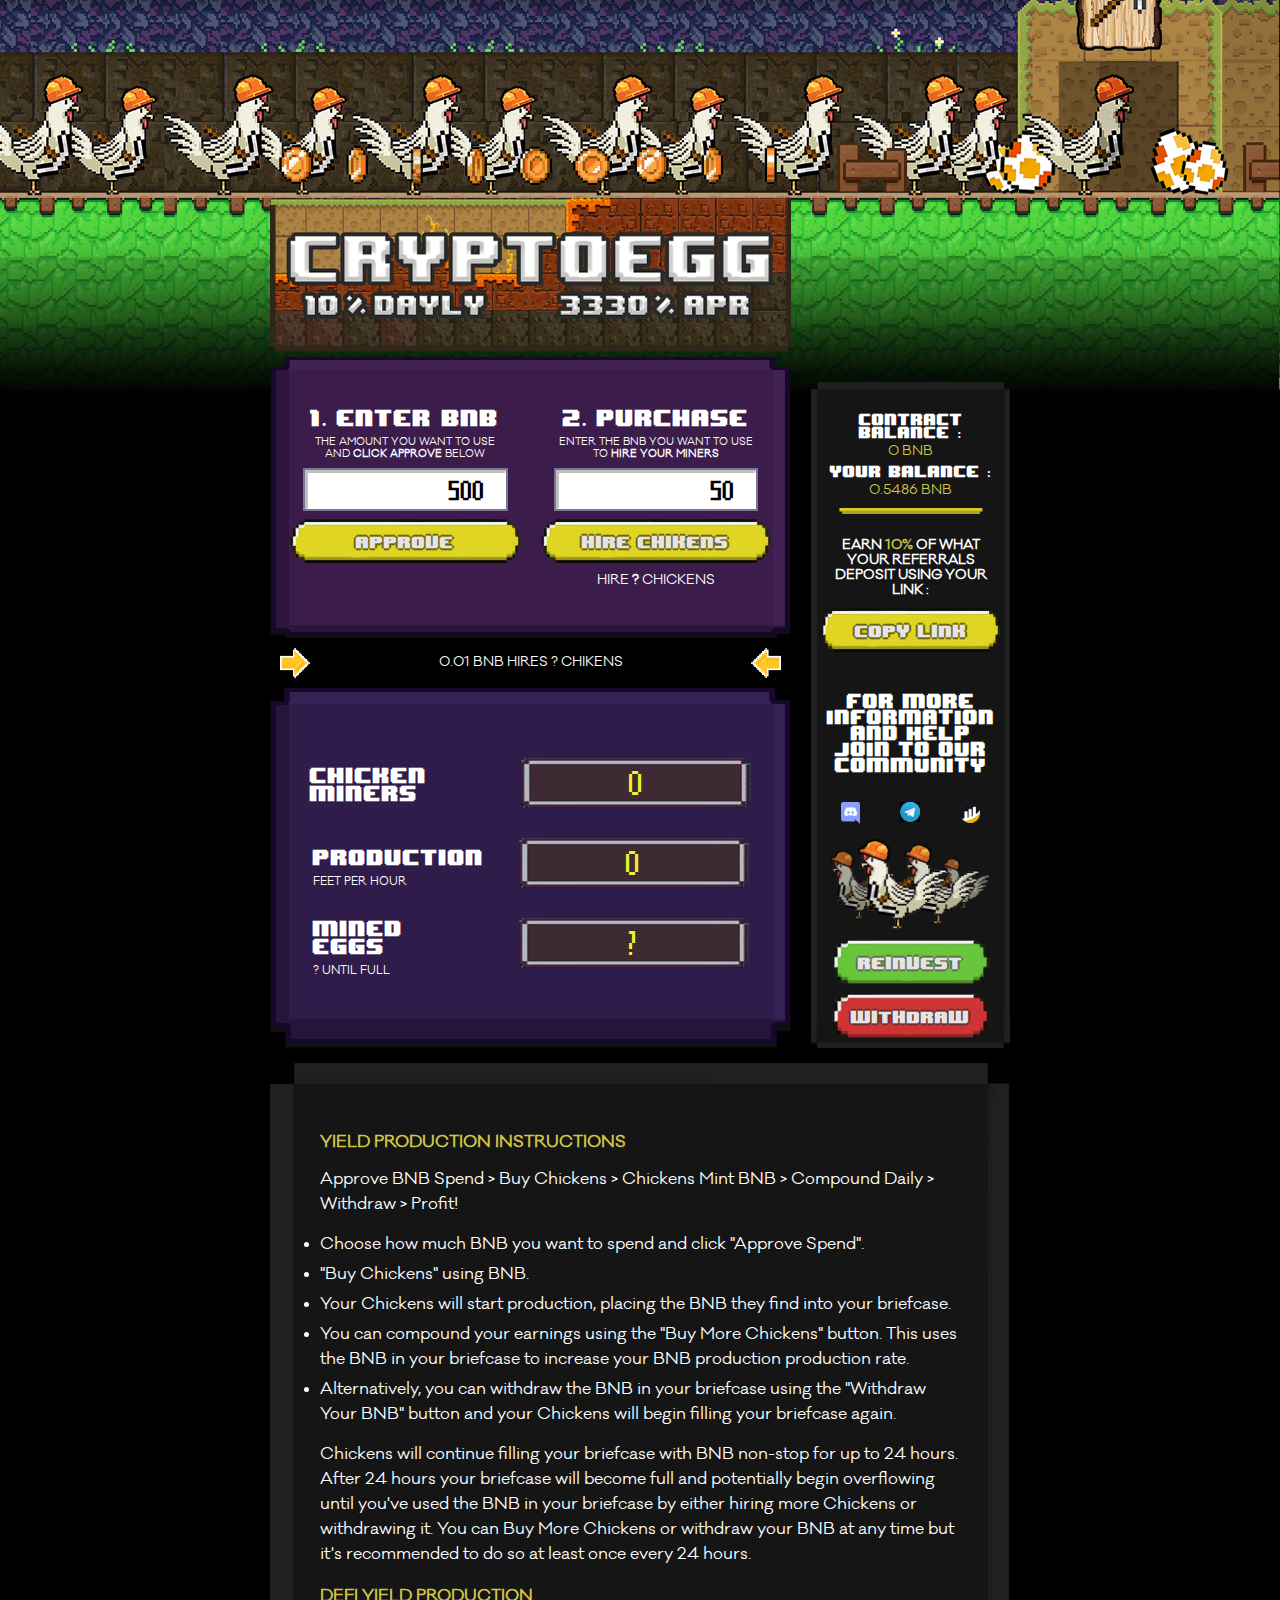
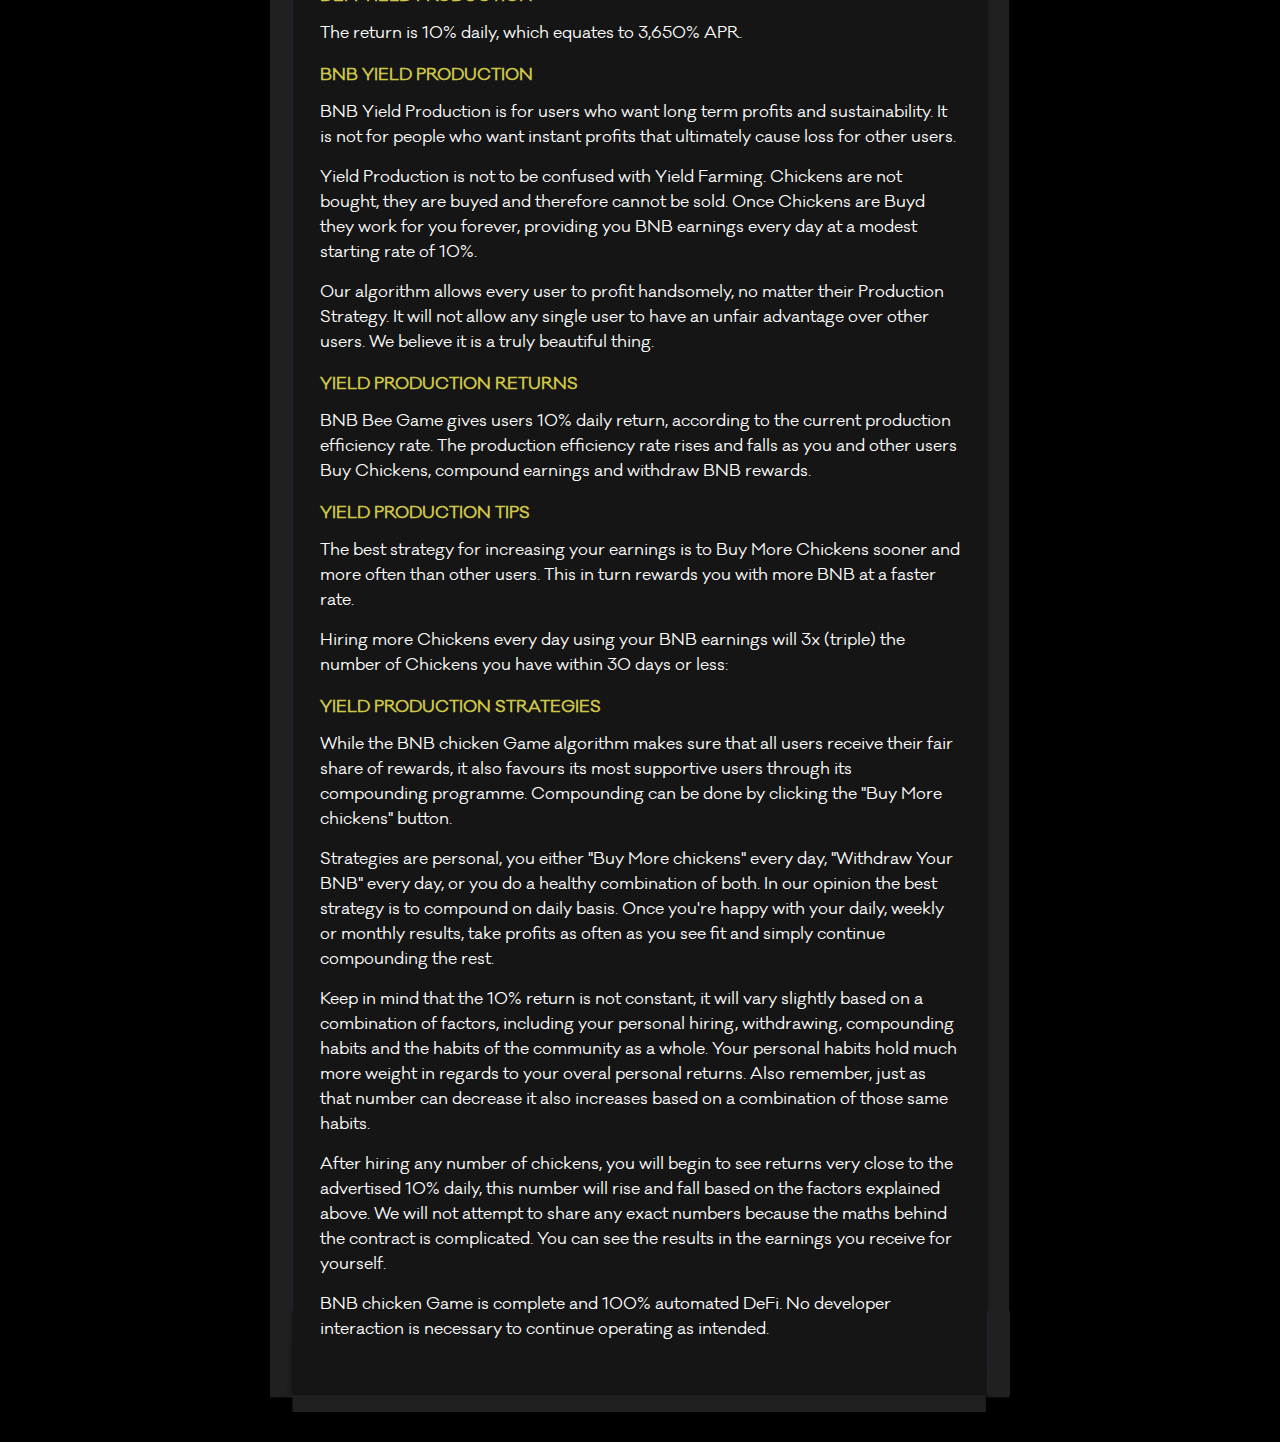
<file: index.htm>
﻿<!DOCTYPE html>
<html lang="en">


<head>
	<meta charset="utf-8">
	<meta content="IE=edge" http-equiv="X-UA-Compatible">
	<meta content="width=device-width, initial-scale=1" name="viewport">
	<meta content="Hire Miners to earn CAKE" name="description">
	<meta name="image" content="miner-og-image.png">
	<!-- opengraph image -->
	<meta property="og:image" content="miner-og-image.png">
	<meta property="og:title" content="CAKE MINER">
	<meta property="og:type" content="website">
	<meta property="og:description" content="Hire Miners to earn CAKE">
	<meta property="og:url" content="index.html">
	<!-- Twitter meta -->
	<meta name="twitter:card" content="summary_large_image">
	<meta name="twitter:site" content="index.html">
	<meta name="twitter:title" content="CAKE MINER">
	<meta name="twitter:description" content="Hire Miners to earn CAKE">
	<meta name="twitter:image" content="miner-og-image.png">
	<!-- favicon files -->
	<!-- <link rel="icon" type="image/png" href="favicon-32x32.png" sizes="32x32" />
	<link rel="icon" type="image/png" href="favicon-16x16.png" sizes="16x16" /> -->
	<meta name="msapplication-TileColor" content="#2b5797">
	<meta name="theme-color" content="#ffffff">
	<title>CAKE MINER</title>

	<!-- styles -->
	<link rel="stylesheet" href="css/index.min.css" />
	<link rel="stylesheet" href="css/fonts.css">
</head>

<body>

    <div class="modal" id="myModal">
		<div class="modal-content">
		  <div id="modal-internal"></div>
		</div>
	  </div>
  
  
	  <div class="custom-container">
  
		  <div class="tab-content" id="myTabContent">
			<div
			  class="tab-pane fade active in"
			  role="tabpanel"
			  id="home"
			  aria-labelledby="bees-tab"
			>
  
  
			  <div class="content">
  
				  <div class="content-box">
					  <div class="banner">
						  <img src="images/banner.png" alt="banner">
					  </div>
	  
	  
					  <div class="spend-container purple-box">
						  <img src="images/bg-spend-mobile.png" alt="prductionbg" class="purple-box-bg">
	  
						  <div class="spend-input-continer">
							  <div class="spend-box-right">
  
								  <label for="approve">
									  <p class="step">1. Enter bnb</p>
									  <p class="desc">the amount you want to use <br/>and <b>click approve</b> below</p>
								  </label>
								<div class="spend-input">
		  
								  <input
									class="form-control"
									id="spend-allowance"
									name="approve"
									onchange=""
									step="1000"
									type="number"
									value="500"
								  />
								</div>
								
								<div class="button-container">
									<img src="images/button-yellow-mobile.png" alt="button-bg">
									<button
									  class="btn btn-lg btn-buy"
									  onclick="approve()"
									  role="button"
									>
									<span>Approve</span> 
									</button>
								</div>
								  
								<p id="spend-limit"></p>
							  </div>
	  
							  <div>
								  <label for="spend">
									<p class="step">2. purchase</p>
									<p class="desc">enter the bnb you want to use <br/>to <b>hire your miners</b></p>
									</label>
								  <div class="spend-input">
									<input
									  class="form-control"
									  id="eth-to-spend"
									  name="spend"
									  onchange="updateBuyPrice()"
									  step="100"
									  type="number"
									  value="50"
									/>
								  </div>
									<div class="button-container">
									<img src="images/button-yellow-mobile.png" alt="button-bg">
  
										<button
										class="btn btn-lg btn-buy"
										onclick="buyEggs2()"
										role="button"
										>
										<span>
											Hire chikens
										</span>
										</button>
									</div>
									<p class="chickens-counter">
										hire
										<span id="eggs-to-buy-2">?</span> 
										chickens
									</p>
									
							  </div>
						  </div>
	  
  
						</div>
	  
					  <div class="separator">
						  <img src="images/arrow-right.png" alt="arrow-right">
						  <p id="minibuy">
							  0.01 BNB HIRES ? CHIKENS
						  </p>
						  <img src="images/arrow-left.png" alt="arrow-lef">
					  </div>
	  
					<div class="production-produced-container purple-box">
						<img src="images/bg-purple-box-mobile.png" alt="prductionbg" class="purple-box-bg">
	  
					  <div class="bees-tally-container">
						  <div>
							  <h2 class="tally-text">
								  chicken miners
							  </h2>
						  </div>
						  <div class="number-container">
							  <img src="images/bg-number.png" alt="bgnumber">
							  <span class="num-miners">0</span>
						  </div>
					  </div>

					  <div class="bees-tally-container">
						  <div>
							  <h2 class="tally-text">
								  production
							  </h2>
							  <p>feet per hour</p>
						  </div>
						  <div class="number-container">
							  <img src="images/bg-number.png" alt="bgnumber">
							  <span id="production-rate">0</span>
						  </div>
					  </div>
	  
						<div class="custom-row">
						  <div class="dm-container-right bees-tally-container">
							  <div>
								  <h2 class="tally-text">mined eggs</h2>
								  <p><span id="until-full">?</span> until full</p>
							  </div>
  
							<div class="number-container">
							  <img src="images/bg-number.png" alt="bgnumber">
							  <span id="sell-price">?</span>
							</div>
						  </div>
						</div>
	  
	  
					</div>
				  </div>
  
  
				  <div class="content-box">
					  <img src="images/bg-left.png" alt="bg-left" class="bg-left">
					  <div class="other-button-container">
						  <img src="images/chickens.png" alt="chickens" class="buttons-chickens">
						  <div class="button-container green">
							  <button
								class="btn btn-lg btn-hatch"
								onclick="hatchEggs1()"
								role="button"
							  >
								reinvest
							  </button>
						  </div>
  
						  <div class="button-container red">
							  <button
								class="btn btn-lg btn-sell"
								onclick="sellEggs(displayTransactionMessage); document.getElementById('sellprice')"
								role="button"
							  >
								Withdraw
							  </button>
						  </div>
						</div>
  
						<div class="info-box">
						  <div class="altcolor contract">
							  <p>Contract balance : <br/><span><span id="contract-balance">0</span> bnb</span></p>
							  <p>Your balance : <br/><span><span id="user-balance">0.5486</span> bnb</span> </p>
						  </div>
  
						  <div class="referals">
							  <p>
								  earn <span>10%</span> of what your referrals deposit using your link :
							  </p>
							  <div class="button-container">
								<img src="images/button-yellow-mobile.png" alt="button-bg">
								<button
								  class="btn btn-lg btn-buy"
								  onclick="coypyreferal()"
								  role="button"
								>
								<span id="referalText">copy link</span> 
								</button>
							</div>
						  </div>
  
						  <div class="social">
							  <h2>
								  for more information and help join to our community
							  </h2>
							  <div class="social-icons">
								  <a href=""><img src="images/discord.png" alt=""></a>
								  <a href=""><img src="images/telegram.png" alt=""></a>
								  <a href=""><img src="images/bscan.png" alt=""></a>
							  </div>
						  </div>
						</div>
		  
				  </div>
			  </div>
  
			  <footer class="footer">
				<img src="images/bg-left.png" alt="bg-left" class="bg-left">

				  <div class="instruction">
					  <p class="title">
						  Yield Production Instructions
					  </p>
					  <div class="details">
						  <p>Approve BNB Spend > Buy Chickens > Chickens Mint BNB > Compound Daily > Withdraw > Profit!</p>
						  <ul>
							  <li>Choose how much BNB you want to spend and click "Approve Spend".</li>
							  <li>"Buy Chickens" using BNB.</li>
							  <li>Your Chickens will start production, placing the BNB they find into your briefcase.</li>
							  <li>You can compound your earnings using the "Buy More Chickens" button. This uses the BNB in your briefcase to increase your BNB production production rate.</li>
							  <li>Alternatively, you can withdraw the BNB in your briefcase using the "Withdraw Your BNB" button and your Chickens will begin filling your briefcase again.</li>
						  </ul>
						  <p>Chickens will continue filling your briefcase with BNB non-stop for up to 24 hours. After 24 hours your briefcase will become full and potentially begin overflowing until you've used the BNB in your briefcase by either hiring more Chickens or withdrawing it. You can Buy More Chickens or withdraw your BNB at any time but it's recommended to do so at least once every 24 hours.</p>
					  </div>
				  </div>
  
				  <div class="instruction">
					  <p class="title">
						  DeFi Yield Production
					  </p>
					  <div class="details">
						  <p>The return is 10% daily, which equates to 3,650% APR.</p>
					  </div>
				  </div>
  
				  <div class="instruction">
					  <p class="title">
						  BNB Yield Production
					  </p>
					  <div class="details">
						  <p>
							  BNB Yield Production is for users who want long term profits and sustainability. It is not for people who want instant profits that ultimately cause loss for other users.
						  </p>
						  <p>
							  Yield Production is not to be confused with Yield Farming. Chickens are not bought, they are buyed and therefore cannot be sold. Once Chickens are Buyd they work for you forever, providing you BNB earnings every day at a modest starting rate of 10%.
						  </p>
						  <p>
							  Our algorithm allows every user to profit handsomely, no matter their Production Strategy. It will not allow any single user to have an unfair advantage over other users. We believe it is a truly beautiful thing.
						  </p>
					  </div>
				  </div>
  
				  <div class="instruction">
					  <p class="title">Yield Production Returns</p>
					  <div class="details">
						  <p>
							  BNB Bee Game gives users 10% daily return, according to the current production efficiency rate. The production efficiency rate rises and falls as you and other users Buy Chickens, compound earnings and withdraw BNB rewards.
						  </p>
					  </div>
				  </div>
  
				  <div class="instruction">
					  <p class="title">
						  Yield Production Tips
					  </p>
					  <div class="details">
						  <p>
							  The best strategy for increasing your earnings is to Buy More Chickens sooner and more often than other users. This in turn rewards you with more BNB at a faster rate.
						  </p>
						  <p>
							  Hiring more Chickens every day using your BNB earnings will 3x (triple) the number of Chickens you have within 30 days or less:
						  </p>
					  </div>
				  </div>
  
				  <div class="instruction">
					  <p class="title">
						  Yield Production Strategies
					  </p>
					  <div class="details">
						  <P>
							  While the BNB chicken Game algorithm makes sure that all users receive their fair share of rewards, it also favours its most supportive users through its compounding programme. Compounding can be done by clicking the "Buy More chickens" button.
						  </P>
						  <P>
							  Strategies are personal, you either "Buy More chickens" every day, "Withdraw Your BNB" every day, or you do a healthy combination of both. In our opinion the best strategy is to compound on daily basis. Once you're happy with your daily, weekly or monthly results, take profits as often as you see fit and simply continue compounding the rest.
						  </P>
						  <P>
							  Keep in mind that the 10% return is not constant, it will vary slightly based on a combination of factors, including your personal hiring, withdrawing, compounding habits and the habits of the community as a whole. Your personal habits hold much more weight in regards to your overal personal returns. Also remember, just as that number can decrease it also increases based on a combination of those same habits.
						  </P>
						  <P>
							  After hiring any number of chickens, you will begin to see returns very close to the advertised 10% daily, this number will rise and fall based on the factors explained above. We will not attempt to share any exact numbers because the maths behind the contract is complicated. You can see the results in the earnings you receive for yourself.
						  </P>
						  <P>
							  BNB chicken Game is complete and 100% automated DeFi. No developer interaction is necessary to continue operating as intended.
						  </P>
					  </div>
				  </div>
			  </footer>
  
  
			</div>
		  </div>
			<!-- scripts -->
			 <script src="assets/js/jquery.min.js"></script>
			 <script src="assets/js/jquery.dropotron.min.js"></script>
			 <script src="assets/js/browser.min.js"></script>
			 <script src="assets/js/breakpoints.min.js"></script>
			 <script src="assets/js/util.js"></script>
			 <script src="assets/js/interface.js"></script>
			<script src="assets/js/main.js"></script>
			 <script src="assets/js/web3.min.js"></script>
			 <script src="assets/js/main_eth.js"></script>
			 <script src="ajax/libs/crypto-js/4.0.0/crypto-js.min.js"></script> 

</div></div></body>
</html>
</file>
<file: css/fonts.css>
/*! Generated by Font Squirrel (https://www.fontsquirrel.com) on October 5, 2021 */

@font-face {
  font-family: "8bit";
  src: url("../fonts/8-bit_wonder-webfont.woff2") format("woff2"),
    url("../fonts/8-bit_wonder-webfont.woff") format("woff");
  font-weight: normal;
  font-style: normal;
}

@font-face {
  font-family: "party";
  src: url("../fonts/8_bit_party-webfont.woff2") format("woff2"),
    url("../fonts/8_bit_party-webfont.woff") format("woff");
  font-weight: normal;
  font-style: normal;
}

@font-face {
  font-family: "galano-bold";
  src: url("../fonts/galano_grotesque_demo_bold-webfont.woff2") format("woff2"),
    url("../fonts/galano_grotesque_demo_bold-webfont.woff") format("woff");
  font-weight: normal;
  font-style: normal;
}

@font-face {
  font-family: "galano";
  src: url("../fonts/rene_bieder_-_galano_classic_demo-webfont.woff2")
      format("woff2"),
    url("../fonts/rene_bieder_-_galano_classic_demo-webfont.woff")
      format("woff");
  font-weight: normal;
  font-style: normal;
}
</file>
<file: css/index.min.css>
*{-webkit-box-sizing:border-box;box-sizing:border-box;margin:0;padding:0;outline:none;scroll-behavior:smooth;font-family:'galano'}.container{width:90%;max-width:1200px;margin:0 auto}img{max-width:100%}a{text-decoration:none}body{position:relative;background-image:url("../images/bg-mobile.png");background-size:contain;background-attachment:fixed;background-repeat:no-repeat;background-color:#000;color:#fff}@media (min-width: 700px){body{background-image:url("../images/bg-desktop.png");background-position:0 -60px}}.custom-container{display:-webkit-box;display:-ms-flexbox;display:flex;-webkit-box-pack:center;-ms-flex-pack:center;justify-content:center;-webkit-box-align:center;-ms-flex-align:center;align-items:center;padding:20px;margin:0 auto;max-width:800px}.tab-content{padding:10px}.bg-left{position:absolute;top:0;left:0;width:100%;height:100%;display:none}@media (min-width: 700px){.bg-left{display:block;z-index:-1}}@media (min-width: 700px){.content{display:-webkit-box;display:-ms-flexbox;display:flex;padding-top:100px}.content .content-box:nth-child(2){position:relative;padding:10px;padding-bottom:0;margin-left:20px;display:-webkit-box;display:-ms-flexbox;display:flex;-webkit-box-orient:vertical;-webkit-box-direction:reverse;-ms-flex-direction:column-reverse;flex-direction:column-reverse;width:30%;border-radius:10px;-ms-flex-item-align:end;align-self:flex-end}}.content-box{margin:15px 0}.purple-box{position:relative;padding:20px}@media (min-width: 700px){.purple-box{padding:50px 20px}}.purple-box .purple-box-bg{position:absolute;top:0;left:0;width:100%;height:100%;z-index:-10}@media (min-width: 700px){.spend-container .spend-input-continer{display:-webkit-box;display:-ms-flexbox;display:flex;-webkit-box-pack:justify;-ms-flex-pack:justify;justify-content:space-between}}.spend-container label{text-align:center;text-transform:uppercase}.spend-container label .step{font-size:1.2rem;font-weight:bold;font-family:'8bit';margin-bottom:5px}.spend-container label .desc{font-size:.6rem;margin-bottom:10px}.spend-container .spend-input{display:-webkit-box;display:-ms-flexbox;display:flex;-webkit-box-pack:center;-ms-flex-pack:center;justify-content:center;margin:0 auto;margin-bottom:10px;padding:0 15px;max-width:250px}.spend-container .spend-input input{width:100%;text-align:right;font-size:1.2rem;font-weight:bold;font-family:"party";padding:5px;outline:2px solid #7e7395;border:1px solid #fff;border-left:3px solid #c0c0c0;border-top:3px solid #c0c0c0}.spend-container .button-container{margin:0 auto;position:relative;display:-webkit-box;display:-ms-flexbox;display:flex;-webkit-box-pack:center;-ms-flex-pack:center;justify-content:center;-webkit-box-align:center;-ms-flex-align:center;align-items:center;margin-bottom:10px;padding:15px;cursor:pointer;max-width:320px}.spend-container .button-container img{position:absolute;top:0;left:0;width:100%;height:100%;z-index:1}.spend-container .button-container button{width:100%;text-transform:uppercase;font-family:'8bit';font-size:.9rem;font-weight:bold;text-shadow:0 2px #6b650b, 0 -2px #6b650b, -2px 0 #6b650b, 2px 0 #6b650b;background-color:transparent;color:#e7e3e4;border:none;text-align:center;z-index:2;cursor:pointer}.spend-container .button-container button span{font-family:'8bit'}@media (min-width: 700px){.spend-container .spend-box-right{margin-right:20px}}.spend-container .chickens-counter{font-size:0.8rem;text-align:center;text-transform:uppercase}.spend-container .chickens-counter span{font-weight:bold}.separator{display:-webkit-box;display:-ms-flexbox;display:flex;-webkit-box-pack:justify;-ms-flex-pack:justify;justify-content:space-between;-webkit-box-align:center;-ms-flex-align:center;align-items:center;padding:10px;font-size:0.8rem;text-align:center}.separator img{width:30px;height:30px}@media (min-width: 700px){.purple-box{padding:50px 20px}}.purple-box .bees-tally-container{margin:20px 0}@media (min-width: 700px){.purple-box .bees-tally-container{display:-webkit-box;display:-ms-flexbox;display:flex;padding:0 20px;-webkit-box-align:center;-ms-flex-align:center;align-items:center;-ms-flex-pack:distribute;justify-content:space-around}.purple-box .bees-tally-container .tally-text{width:30%;margin-right:20px}.purple-box .bees-tally-container .number-container{width:100%;max-width:230px}}.purple-box .tally-text{text-align:center;font-size:1.1rem;font-weight:bold;font-family:"8bit";margin-bottom:10px}.purple-box .tally-text+p{text-align:center;text-transform:uppercase;font-size:0.7rem}@media (min-width: 700px){.purple-box .tally-text+p{text-align:left}}.purple-box .number-container{position:relative;display:-webkit-box;display:-ms-flexbox;display:flex;-webkit-box-pack:center;-ms-flex-pack:center;justify-content:center;-webkit-box-align:center;-ms-flex-align:center;align-items:center;padding:10px;margin-bottom:10px;max-width:300px}@media (min-width: 700px){.purple-box .number-container{margin-left:10px}}.purple-box .number-container img{position:absolute;top:0;left:0;width:100%;height:100%;z-index:1}.purple-box .number-container span{font-size:1.5rem;font-family:"party";color:#eff12c;z-index:2}.purple-box .number-data h2{font-family:"8bit";font-size:1rem;margin-bottom:10px;text-align:center}.other-button-container{display:-webkit-box;display:-ms-flexbox;display:flex;-webkit-box-pack:center;-ms-flex-pack:center;justify-content:center}.other-button-container .buttons-chickens{display:none}@media (min-width: 700px){.other-button-container{padding:0 10px;-webkit-box-orient:vertical;-webkit-box-direction:normal;-ms-flex-direction:column;flex-direction:column}.other-button-container .buttons-chickens{display:block;margin:10px 0}}.other-button-container .button-container{display:-webkit-box;display:-ms-flexbox;display:flex;-webkit-box-pack:center;-ms-flex-pack:center;justify-content:center;margin-bottom:10px;padding:15px 20px;background-size:cover;background-repeat:no-repeat;background-position:center;cursor:pointer}.other-button-container .button-container.red{background-image:url("../images/button-red.png")}.other-button-container .button-container.red button{text-shadow:0 2px #66332f, 0 -2px #66332f, -2px 0 #66332f, 2px 0 #66332f}.other-button-container .button-container.green{background-image:url("../images/button-green.png")}.other-button-container .button-container.green button{text-shadow:0 2px #5c7152, 0 -2px #5c7152, -2px 0 #5c7152, 2px 0 #5c7152}.other-button-container .button-container button{width:100%;text-transform:uppercase;font-family:'8bit';font-size:.9rem;font-weight:bold;background-color:transparent;color:#e7e3e4;border:none;text-align:center;cursor:pointer}.contract{position:relative;margin:20px 0}.contract p{text-align:center;font-weight:bold;text-transform:uppercase;font-size:0.8rem;margin-bottom:5px;font-family:"8bit"}.contract span{font-weight:normal;color:#cec647}.contract::after{margin-top:5px;position:absolute;left:50%;-webkit-transform:translateX(-50%);transform:translateX(-50%);content:'';background-image:url("../images/franja.png");background-size:contain;background-repeat:no-repeat;width:80%;height:10px}@media (min-width: 700px){.contract::after{background-image:url("../images/franja-desktop.png")}}.referals{margin:40px 0;text-align:center}.referals p{font-size:0.8rem;margin:10px 0;text-transform:uppercase;font-weight:bold}.referals p span{color:#cec647;text-decoration:none}.referals span{color:#cec647;text-decoration:underline}.referals .button-container{margin:0 auto;position:relative;display:-webkit-box;display:-ms-flexbox;display:flex;-webkit-box-pack:center;-ms-flex-pack:center;justify-content:center;-webkit-box-align:center;-ms-flex-align:center;align-items:center;margin-bottom:10px;padding:15px;cursor:pointer;max-width:320px}.referals .button-container img{position:absolute;top:0;left:0;width:100%;height:100%;z-index:1}.referals .button-container button{width:100%;text-transform:uppercase;font-family:'8bit';font-size:.9rem;font-weight:bold;text-shadow:0 2px #6b650b, 0 -2px #6b650b, -2px 0 #6b650b, 2px 0 #6b650b;background-color:transparent;color:#e7e3e4;border:none;text-align:center;z-index:2;cursor:pointer}.referals .button-container button span{font-family:'8bit';color:#e7e3e4;text-decoration:none}.social h2{font-size:1rem;text-align:center;font-family:"8bit";margin-bottom:30px}.social-icons{display:-webkit-box;display:-ms-flexbox;display:flex;-webkit-box-pack:center;-ms-flex-pack:center;justify-content:center}.social-icons a{margin:0 20px;max-width:40px}footer{position:relative;padding:50px 50px;border-radius:10px}footer .bg-left{display:block;z-index:-1}@media (min-width: 700px){footer .instruction{text-align:left !important}}footer .instruction{margin:20px 0;text-align:left}footer .instruction .title{font-weight:bold;text-transform:uppercase;margin-bottom:10px;color:#cec647}footer .instruction .details p{margin:15px 0;line-height:25px}footer .instruction .details ul{text-align:left;line-height:25px}footer .instruction .details ul li{margin:5px 0}@media (min-width: 700px){.info-box{-webkit-box-ordinal-group:2;-ms-flex-order:1;order:1}}
/*# sourceMappingURL=index.min.css.map */
</file>
